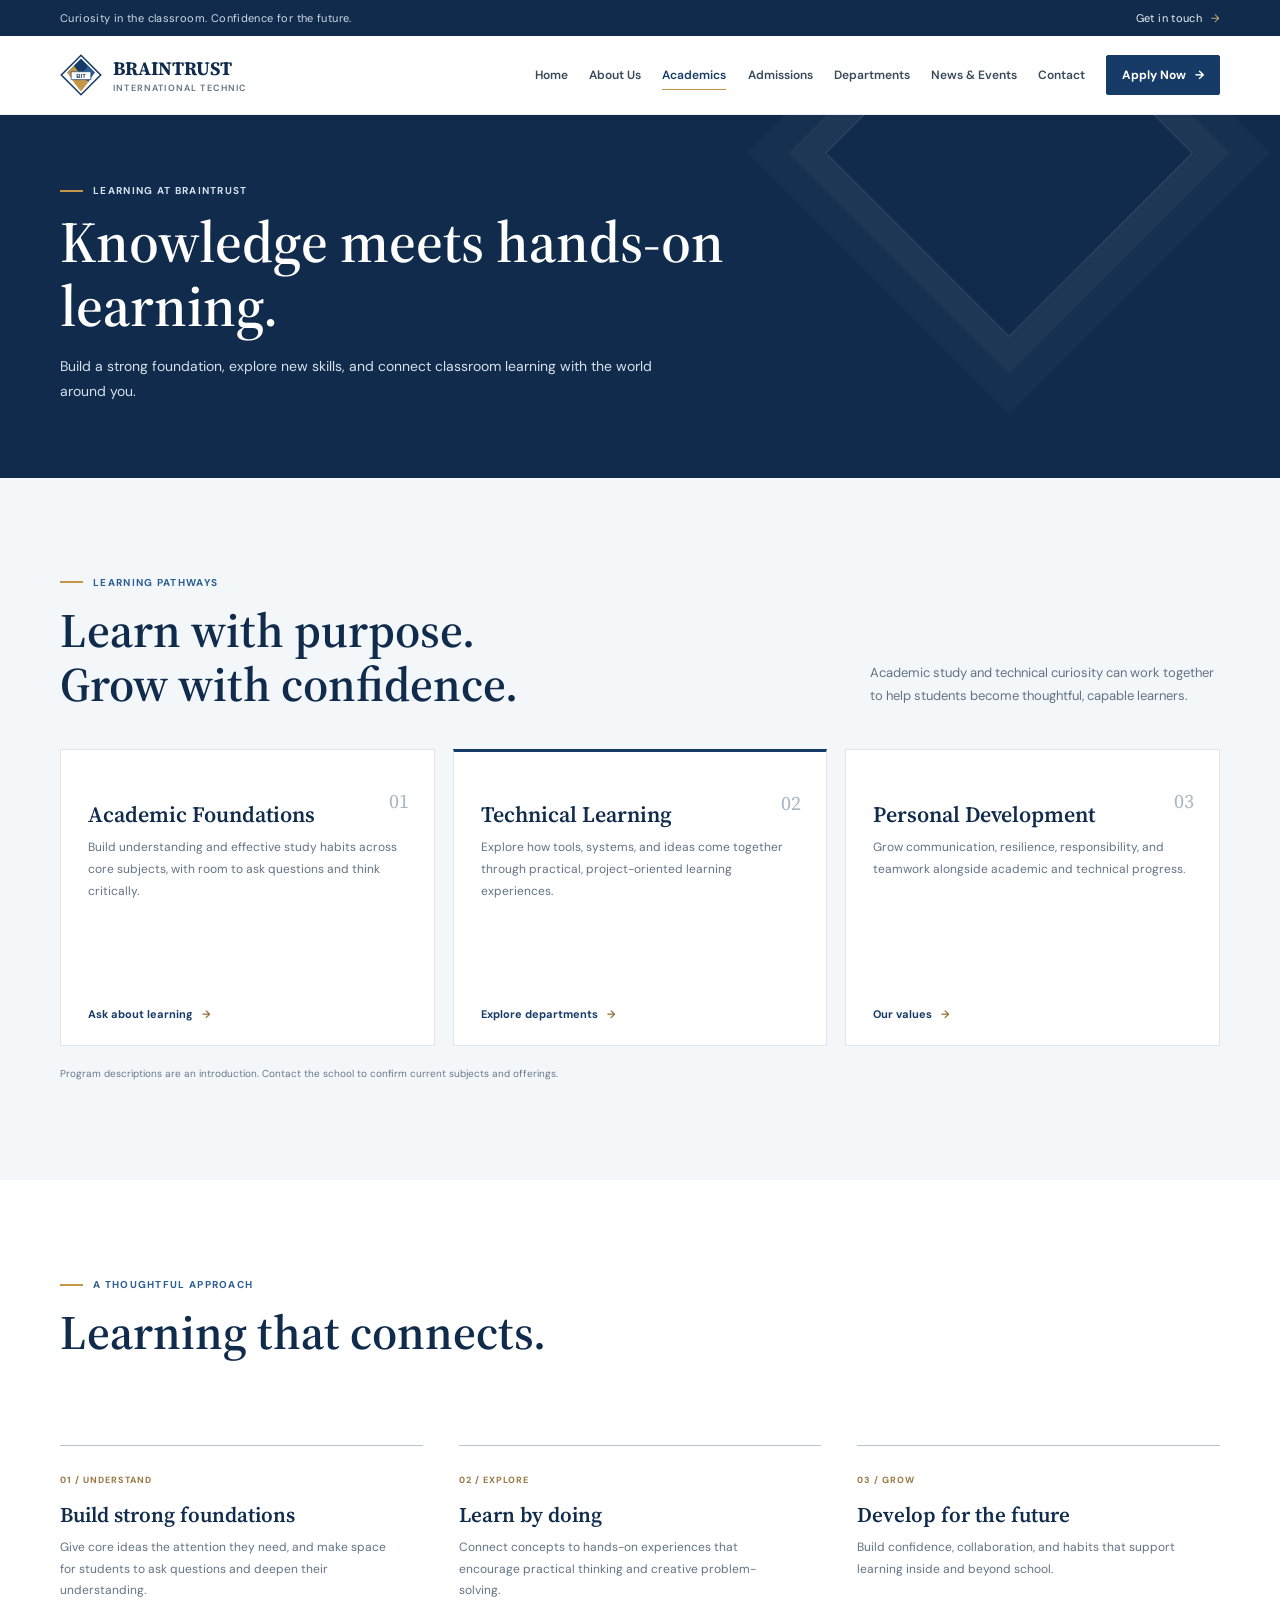
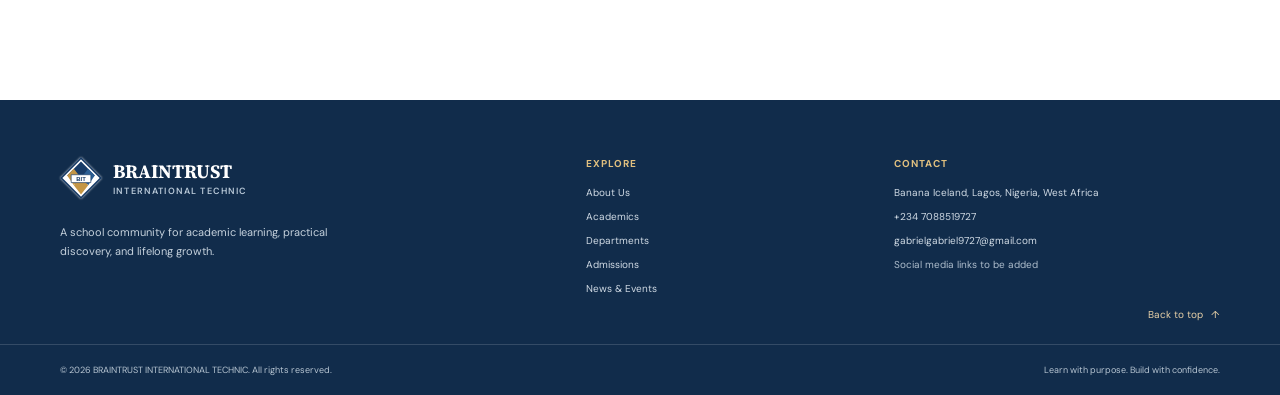
<file: academics.html>
<!doctype html>
<html lang="en">
  <head>
    <meta charset="utf-8">
    <meta name="viewport" content="width=device-width, initial-scale=1">
    <meta name="theme-color" content="#173b67">
    <meta name="description" content="Explore academic foundations, technical learning, and personal development at BRAINTRUST INTERNATIONAL TECHNIC.">
    <title>Academics | BRAINTRUST INTERNATIONAL TECHNIC</title>
    <link rel="icon" type="image/svg+xml" href="assets/bit-mark.svg">
    <link rel="preconnect" href="https://fonts.googleapis.com">
    <link rel="preconnect" href="https://fonts.gstatic.com" crossorigin>
    <link href="https://fonts.googleapis.com/css2?family=DM+Sans:wght@400;500;600;700&family=Source+Serif+4:wght@500;600;700&display=swap" rel="stylesheet">
    <link rel="stylesheet" href="style.css">
    <script src="script.js" defer></script>
  </head>
  <body>
    <a class="skip-link" href="#main-content">Skip to content</a>
    <div class="utility-bar"><div class="container utility-inner"><p>Curiosity in the classroom. Confidence for the future.</p><a href="contact.html">Get in touch <span aria-hidden="true">&rarr;</span></a></div></div>
    <header class="site-header" id="top"><div class="container header-inner">
      <a class="brand" href="index.html" aria-label="BRAINTRUST INTERNATIONAL TECHNIC home"><img class="brand-mark" src="assets/bit-mark.svg" alt="" width="42" height="42"><span class="brand-copy"><strong>BRAINTRUST</strong><span>INTERNATIONAL TECHNIC</span></span></a>
      <button class="menu-toggle" type="button" aria-expanded="false" aria-controls="primary-navigation" aria-label="Open navigation"><span></span><span></span><span></span></button>
      <nav class="primary-navigation" id="primary-navigation" aria-label="Main navigation"><a href="index.html">Home</a><a href="about.html">About Us</a><a href="academics.html" aria-current="page">Academics</a><a href="admissions.html">Admissions</a><a href="departments.html">Departments</a><a href="news.html">News &amp; Events</a><a href="contact.html">Contact</a><a class="button button-small nav-apply" href="admissions.html">Apply Now <span aria-hidden="true">&rarr;</span></a></nav>
    </div></header>
    <main id="main-content">
      <section class="page-banner"><div class="container"><p class="eyebrow eyebrow-light"><span></span> Learning at Braintrust</p><h1>Knowledge meets hands-on learning.</h1><p>Build a strong foundation, explore new skills, and connect classroom learning with the world around you.</p></div></section>
      <section class="section page-content academics-section" aria-labelledby="programs-title"><div class="container"><div class="section-heading"><div><p class="eyebrow"><span></span> Learning pathways</p><h2 id="programs-title">Learn with purpose.<br>Grow with confidence.</h2></div><p class="heading-aside">Academic study and technical curiosity can work together to help students become thoughtful, capable learners.</p></div>
        <div class="program-grid"><article class="program-card"><span class="card-index">01</span><h3>Academic Foundations</h3><p>Build understanding and effective study habits across core subjects, with room to ask questions and think critically.</p><a class="card-link" href="contact.html">Ask about learning <span aria-hidden="true">&rarr;</span></a></article><article class="program-card program-card-featured"><span class="card-index">02</span><h3>Technical Learning</h3><p>Explore how tools, systems, and ideas come together through practical, project-oriented learning experiences.</p><a class="card-link" href="departments.html">Explore departments <span aria-hidden="true">&rarr;</span></a></article><article class="program-card"><span class="card-index">03</span><h3>Personal Development</h3><p>Grow communication, resilience, responsibility, and teamwork alongside academic and technical progress.</p><a class="card-link" href="about.html">Our values <span aria-hidden="true">&rarr;</span></a></article></div>
        <p class="program-note">Program descriptions are an introduction. Contact the school to confirm current subjects and offerings.</p>
      </div></section>
      <section class="section"><div class="container"><div class="section-heading"><div><p class="eyebrow"><span></span> A thoughtful approach</p><h2>Learning that connects.</h2></div></div><div class="purpose-grid"><article class="purpose-item"><span class="purpose-index">01 / UNDERSTAND</span><h3>Build strong foundations</h3><p>Give core ideas the attention they need, and make space for students to ask questions and deepen their understanding.</p></article><article class="purpose-item"><span class="purpose-index">02 / EXPLORE</span><h3>Learn by doing</h3><p>Connect concepts to hands-on experiences that encourage practical thinking and creative problem-solving.</p></article><article class="purpose-item"><span class="purpose-index">03 / GROW</span><h3>Develop for the future</h3><p>Build confidence, collaboration, and habits that support learning inside and beyond school.</p></article></div></div></section>
    </main>
    <footer class="site-footer"><div class="container footer-main"><div class="footer-brand-block"><a class="brand brand-footer" href="index.html" aria-label="BRAINTRUST INTERNATIONAL TECHNIC home"><img class="brand-mark" src="assets/bit-mark.svg" alt="" width="42" height="42"><span class="brand-copy"><strong>BRAINTRUST</strong><span>INTERNATIONAL TECHNIC</span></span></a><p>A school community for academic learning, practical discovery, and lifelong growth.</p></div><div class="footer-links"><h2>Explore</h2><a href="about.html">About Us</a><a href="academics.html">Academics</a><a href="departments.html">Departments</a><a href="admissions.html">Admissions</a><a href="news.html">News &amp; Events</a></div><div class="footer-links footer-contact"><h2>Contact</h2><a href="contact.html">Banana Iceland, Lagos, Nigeria, West Africa</a><a href="tel:+2347088519727">+234 7088519727</a><a href="mailto:gabrielgabriel9727@gmail.com">gabrielgabriel9727@gmail.com</a><span>Social media links to be added</span></div><a class="back-to-top" href="#top">Back to top <span aria-hidden="true">&uarr;</span></a></div><div class="footer-bottom"><div class="container footer-bottom-inner"><p>&copy; <span id="current-year">2026</span> BRAINTRUST INTERNATIONAL TECHNIC. All rights reserved.</p><p>Learn with purpose. Build with confidence.</p></div></div></footer>
  </body>
</html>
</file>
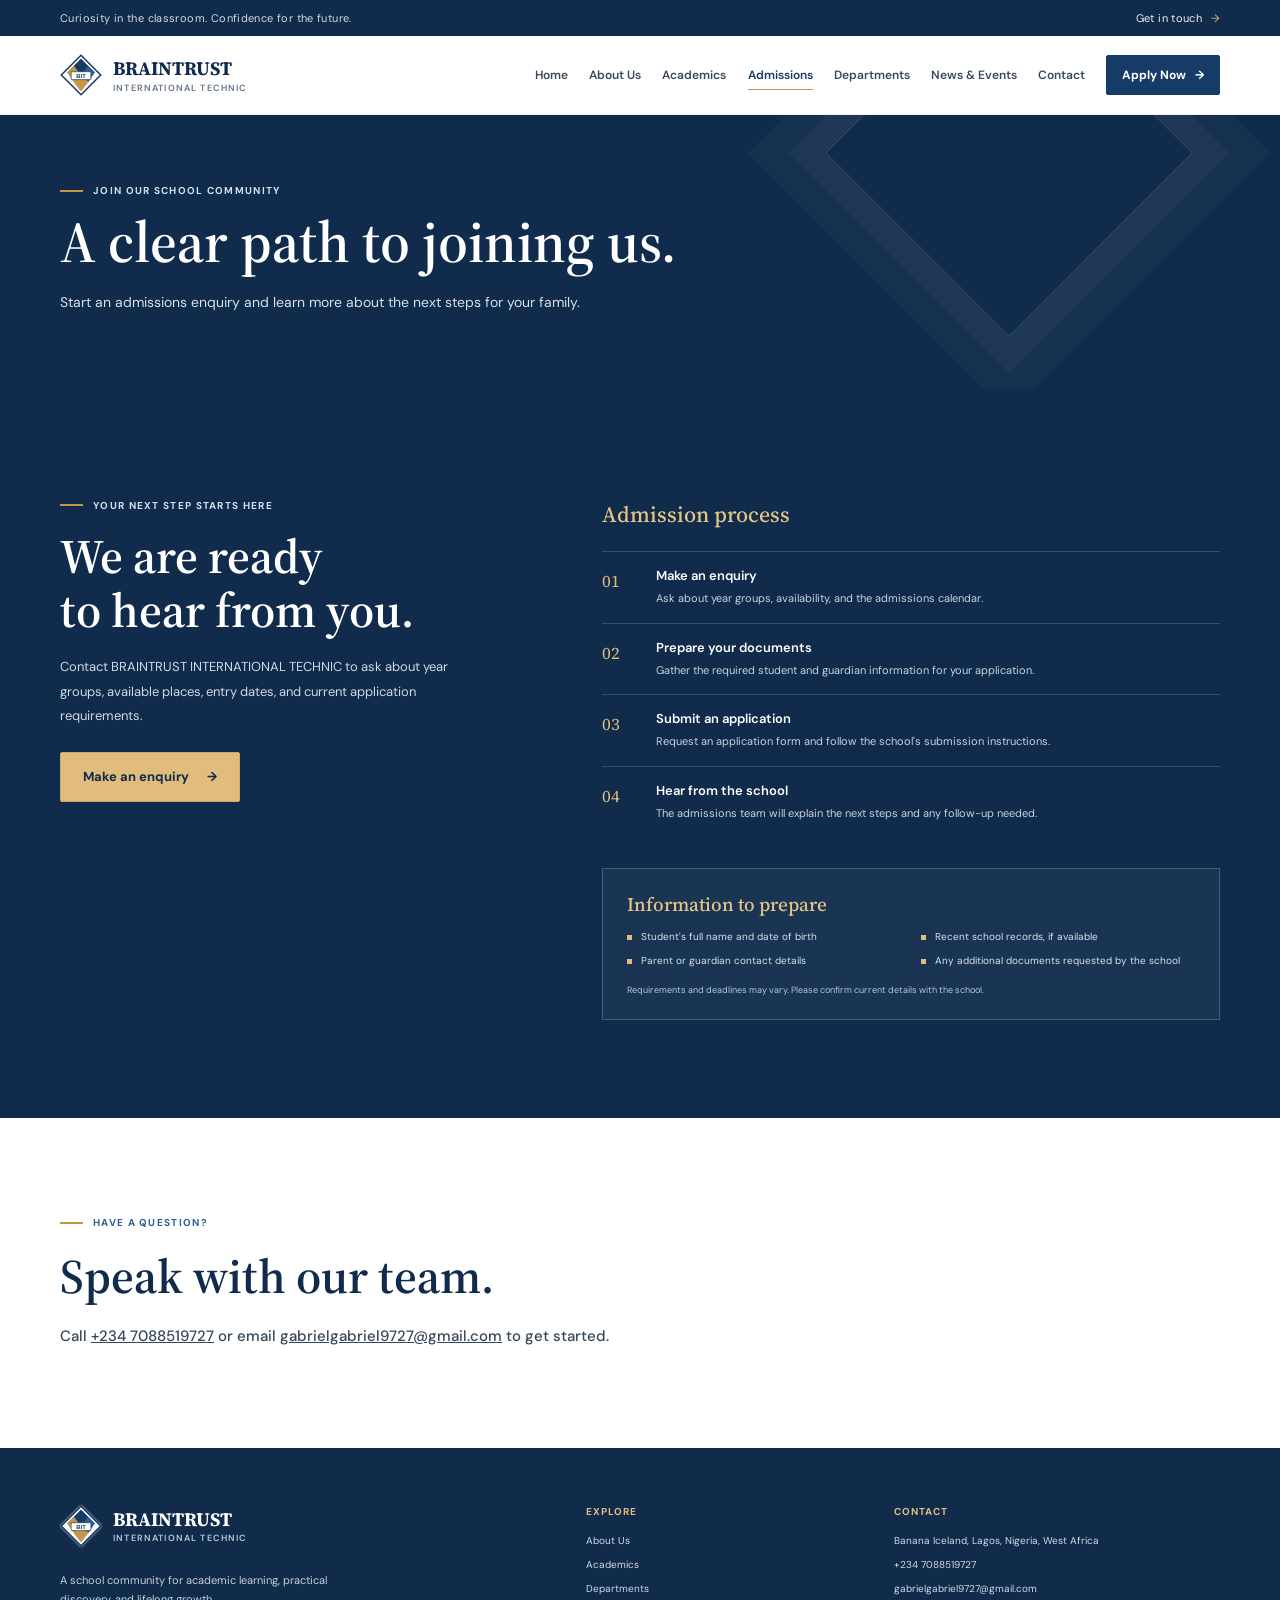
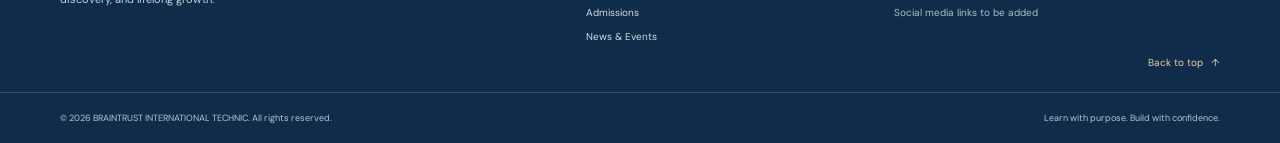
<file: admissions.html>
<!doctype html>
<html lang="en">
  <head>
    <meta charset="utf-8">
    <meta name="viewport" content="width=device-width, initial-scale=1">
    <meta name="theme-color" content="#173b67">
    <meta name="description" content="Find out how to enquire about admissions at BRAINTRUST INTERNATIONAL TECHNIC.">
    <title>Admissions | BRAINTRUST INTERNATIONAL TECHNIC</title>
    <link rel="icon" type="image/svg+xml" href="assets/bit-mark.svg">
    <link rel="preconnect" href="https://fonts.googleapis.com">
    <link rel="preconnect" href="https://fonts.gstatic.com" crossorigin>
    <link href="https://fonts.googleapis.com/css2?family=DM+Sans:wght@400;500;600;700&family=Source+Serif+4:wght@500;600;700&display=swap" rel="stylesheet">
    <link rel="stylesheet" href="style.css">
    <script src="script.js" defer></script>
  </head>
  <body>
    <a class="skip-link" href="#main-content">Skip to content</a>
    <div class="utility-bar"><div class="container utility-inner"><p>Curiosity in the classroom. Confidence for the future.</p><a href="contact.html">Get in touch <span aria-hidden="true">&rarr;</span></a></div></div>
    <header class="site-header" id="top"><div class="container header-inner">
      <a class="brand" href="index.html" aria-label="BRAINTRUST INTERNATIONAL TECHNIC home"><img class="brand-mark" src="assets/bit-mark.svg" alt="" width="42" height="42"><span class="brand-copy"><strong>BRAINTRUST</strong><span>INTERNATIONAL TECHNIC</span></span></a>
      <button class="menu-toggle" type="button" aria-expanded="false" aria-controls="primary-navigation" aria-label="Open navigation"><span></span><span></span><span></span></button>
      <nav class="primary-navigation" id="primary-navigation" aria-label="Main navigation"><a href="index.html">Home</a><a href="about.html">About Us</a><a href="academics.html">Academics</a><a href="admissions.html" aria-current="page">Admissions</a><a href="departments.html">Departments</a><a href="news.html">News &amp; Events</a><a href="contact.html">Contact</a><a class="button button-small nav-apply" href="admissions.html">Apply Now <span aria-hidden="true">&rarr;</span></a></nav>
    </div></header>
    <main id="main-content">
      <section class="page-banner"><div class="container"><p class="eyebrow eyebrow-light"><span></span> Join our school community</p><h1>A clear path to joining us.</h1><p>Start an admissions enquiry and learn more about the next steps for your family.</p></div></section>
      <section class="section page-content admissions-section" aria-labelledby="admissions-title"><div class="container admissions-layout">
        <div class="admissions-copy"><p class="eyebrow eyebrow-light"><span></span> Your next step starts here</p><h2 id="admissions-title">We are ready<br>to hear from you.</h2><p>Contact BRAINTRUST INTERNATIONAL TECHNIC to ask about year groups, available places, entry dates, and current application requirements.</p><a class="button button-gold" href="contact.html">Make an enquiry <span aria-hidden="true">&rarr;</span></a></div>
        <div class="admissions-detail"><h3>Admission process</h3><ol class="admissions-steps"><li><span class="step-number">01</span><div><h4>Make an enquiry</h4><p>Ask about year groups, availability, and the admissions calendar.</p></div></li><li><span class="step-number">02</span><div><h4>Prepare your documents</h4><p>Gather the required student and guardian information for your application.</p></div></li><li><span class="step-number">03</span><div><h4>Submit an application</h4><p>Request an application form and follow the school's submission instructions.</p></div></li><li><span class="step-number">04</span><div><h4>Hear from the school</h4><p>The admissions team will explain the next steps and any follow-up needed.</p></div></li></ol></div>
        <aside class="requirements-panel"><h3>Information to prepare</h3><ul><li>Student's full name and date of birth</li><li>Recent school records, if available</li><li>Parent or guardian contact details</li><li>Any additional documents requested by the school</li></ul><p>Requirements and deadlines may vary. Please confirm current details with the school.</p></aside>
      </div></section>
      <section class="section"><div class="container"><p class="eyebrow"><span></span> Have a question?</p><h2>Speak with our team.</h2><p class="section-lead">Call <a href="tel:+2347088519727">+234 7088519727</a> or email <a href="mailto:gabrielgabriel9727@gmail.com">gabrielgabriel9727@gmail.com</a> to get started.</p></div></section>
    </main>
    <footer class="site-footer"><div class="container footer-main"><div class="footer-brand-block"><a class="brand brand-footer" href="index.html" aria-label="BRAINTRUST INTERNATIONAL TECHNIC home"><img class="brand-mark" src="assets/bit-mark.svg" alt="" width="42" height="42"><span class="brand-copy"><strong>BRAINTRUST</strong><span>INTERNATIONAL TECHNIC</span></span></a><p>A school community for academic learning, practical discovery, and lifelong growth.</p></div><div class="footer-links"><h2>Explore</h2><a href="about.html">About Us</a><a href="academics.html">Academics</a><a href="departments.html">Departments</a><a href="admissions.html">Admissions</a><a href="news.html">News &amp; Events</a></div><div class="footer-links footer-contact"><h2>Contact</h2><a href="contact.html">Banana Iceland, Lagos, Nigeria, West Africa</a><a href="tel:+2347088519727">+234 7088519727</a><a href="mailto:gabrielgabriel9727@gmail.com">gabrielgabriel9727@gmail.com</a><span>Social media links to be added</span></div><a class="back-to-top" href="#top">Back to top <span aria-hidden="true">&uarr;</span></a></div><div class="footer-bottom"><div class="container footer-bottom-inner"><p>&copy; <span id="current-year">2026</span> BRAINTRUST INTERNATIONAL TECHNIC. All rights reserved.</p><p>Learn with purpose. Build with confidence.</p></div></div></footer>
  </body>
</html>
</file>
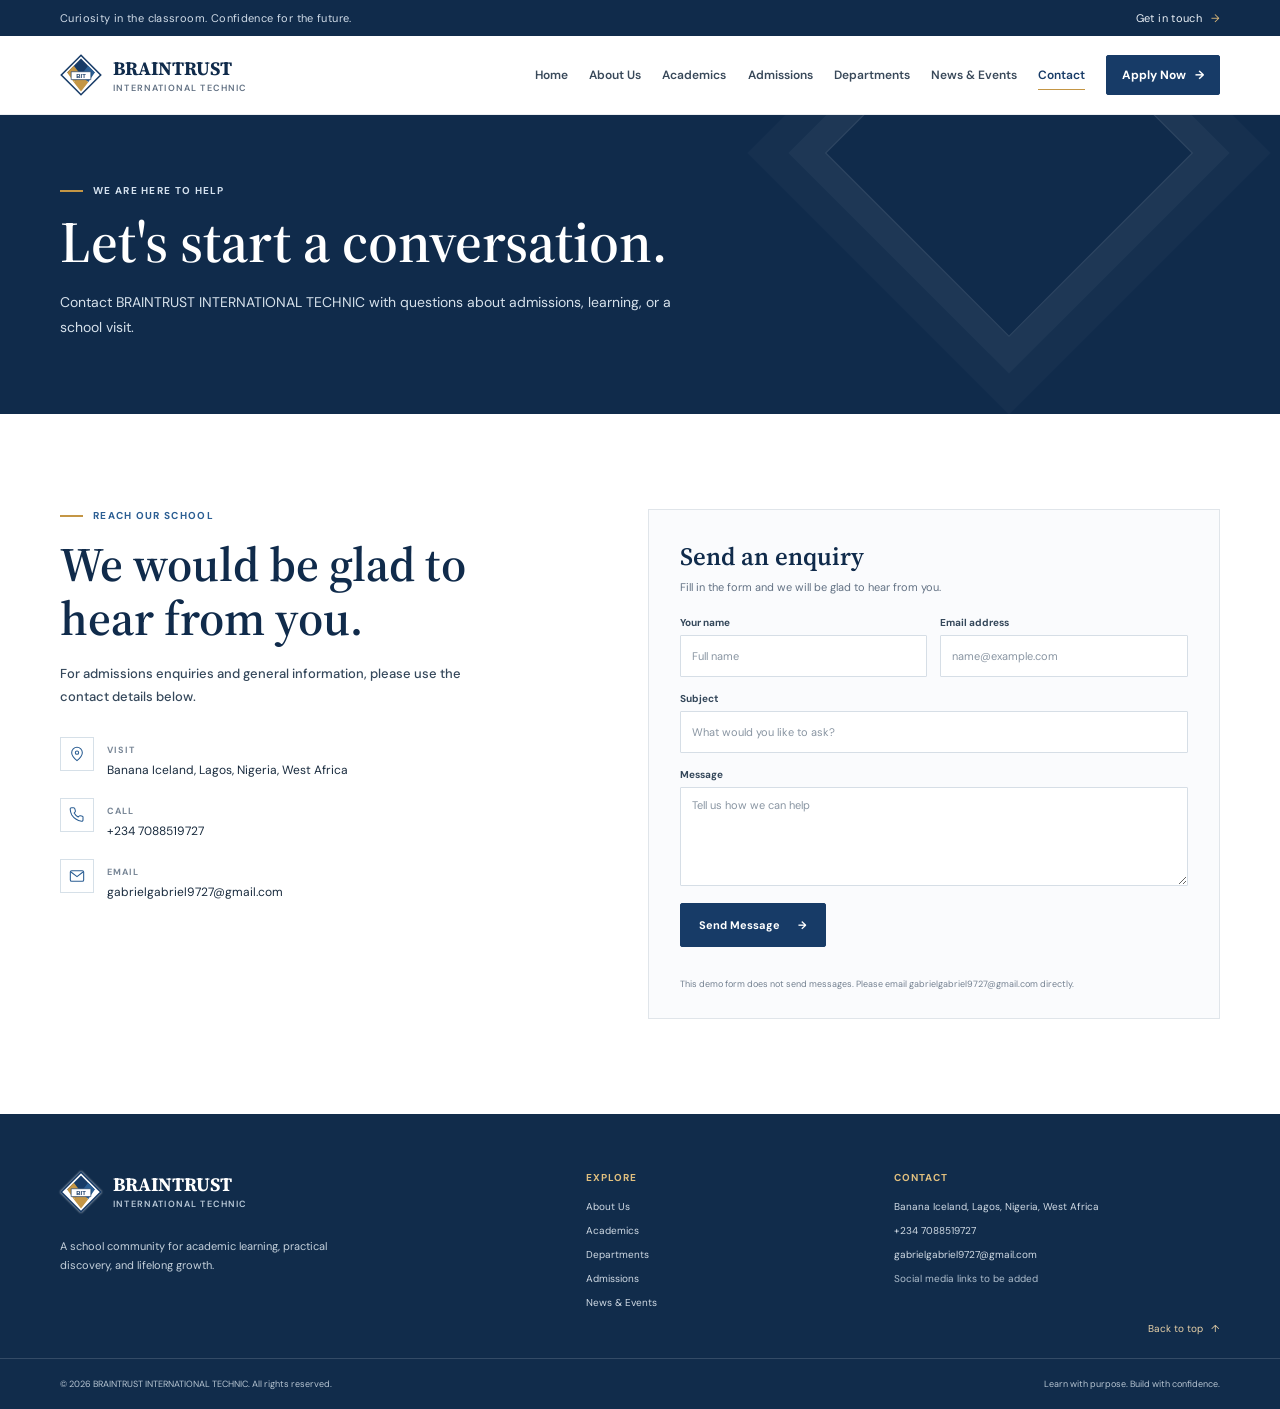
<file: contact.html>
<!doctype html>
<html lang="en">
  <head>
    <meta charset="utf-8">
    <meta name="viewport" content="width=device-width, initial-scale=1">
    <meta name="theme-color" content="#173b67">
    <meta name="description" content="Contact BRAINTRUST INTERNATIONAL TECHNIC in Banana Iceland, Lagos, Nigeria.">
    <title>Contact | BRAINTRUST INTERNATIONAL TECHNIC</title>
    <link rel="icon" type="image/svg+xml" href="assets/bit-mark.svg">
    <link rel="preconnect" href="https://fonts.googleapis.com">
    <link rel="preconnect" href="https://fonts.gstatic.com" crossorigin>
    <link href="https://fonts.googleapis.com/css2?family=DM+Sans:wght@400;500;600;700&family=Source+Serif+4:wght@500;600;700&display=swap" rel="stylesheet">
    <link rel="stylesheet" href="style.css">
    <script src="script.js" defer></script>
  </head>
  <body>
    <a class="skip-link" href="#main-content">Skip to content</a>
    <div class="utility-bar"><div class="container utility-inner"><p>Curiosity in the classroom. Confidence for the future.</p><a href="contact.html" aria-current="page">Get in touch <span aria-hidden="true">&rarr;</span></a></div></div>
    <header class="site-header" id="top"><div class="container header-inner">
      <a class="brand" href="index.html" aria-label="BRAINTRUST INTERNATIONAL TECHNIC home"><img class="brand-mark" src="assets/bit-mark.svg" alt="" width="42" height="42"><span class="brand-copy"><strong>BRAINTRUST</strong><span>INTERNATIONAL TECHNIC</span></span></a>
      <button class="menu-toggle" type="button" aria-expanded="false" aria-controls="primary-navigation" aria-label="Open navigation"><span></span><span></span><span></span></button>
      <nav class="primary-navigation" id="primary-navigation" aria-label="Main navigation"><a href="index.html">Home</a><a href="about.html">About Us</a><a href="academics.html">Academics</a><a href="admissions.html">Admissions</a><a href="departments.html">Departments</a><a href="news.html">News &amp; Events</a><a href="contact.html" aria-current="page">Contact</a><a class="button button-small nav-apply" href="admissions.html">Apply Now <span aria-hidden="true">&rarr;</span></a></nav>
    </div></header>
    <main id="main-content">
      <section class="page-banner"><div class="container"><p class="eyebrow eyebrow-light"><span></span> We are here to help</p><h1>Let's start a conversation.</h1><p>Contact BRAINTRUST INTERNATIONAL TECHNIC with questions about admissions, learning, or a school visit.</p></div></section>
      <section class="section page-content contact-section" aria-labelledby="contact-title"><div class="container contact-layout">
        <div class="contact-copy"><p class="eyebrow"><span></span> Reach our school</p><h2 id="contact-title">We would be glad to hear from you.</h2><p class="section-lead">For admissions enquiries and general information, please use the contact details below.</p><address class="contact-details"><div class="contact-detail"><span class="contact-icon" aria-hidden="true"><svg viewBox="0 0 24 24" fill="none"><path d="M20 10c0 5-8 12-8 12S4 15 4 10a8 8 0 1 1 16 0Z"/><circle cx="12" cy="10" r="2.5"/></svg></span><div><span>VISIT</span><p>Banana Iceland, Lagos, Nigeria, West Africa</p></div></div><div class="contact-detail"><span class="contact-icon" aria-hidden="true"><svg viewBox="0 0 24 24" fill="none"><path d="M21 16.5v3a2 2 0 0 1-2.2 2A19.7 19.7 0 0 1 10.2 18a19.4 19.4 0 0 1-6-6A19.7 19.7 0 0 1 1.8 3.2 2 2 0 0 1 3.8 1h3a2 2 0 0 1 2 1.7c.1 1 .4 1.9.7 2.8a2 2 0 0 1-.5 2.1L7.7 9a16 16 0 0 0 6 6l1.4-1.3a2 2 0 0 1 2.1-.5c.9.3 1.8.6 2.8.7a2 2 0 0 1 1 2.6Z"/></svg></span><div><span>CALL</span><p><a href="tel:+2347088519727">+234 7088519727</a></p></div></div><div class="contact-detail"><span class="contact-icon" aria-hidden="true"><svg viewBox="0 0 24 24" fill="none"><rect x="2" y="4" width="20" height="16" rx="2"/><path d="m3 6 9 7 9-7"/></svg></span><div><span>EMAIL</span><p><a href="mailto:gabrielgabriel9727@gmail.com">gabrielgabriel9727@gmail.com</a></p></div></div></address></div>
        <div class="contact-form-wrap"><h3>Send an enquiry</h3><p>Fill in the form and we will be glad to hear from you.</p><form class="contact-form" id="contact-form"><div class="form-row"><div class="form-field"><label for="name">Your name</label><input id="name" name="name" type="text" placeholder="Full name" autocomplete="name" required></div><div class="form-field"><label for="email">Email address</label><input id="email" name="email" type="email" placeholder="name@example.com" autocomplete="email" required></div></div><div class="form-field"><label for="subject">Subject</label><input id="subject" name="subject" type="text" placeholder="What would you like to ask?" required></div><div class="form-field"><label for="message">Message</label><textarea id="message" name="message" rows="5" placeholder="Tell us how we can help" required></textarea></div><button class="button form-submit" type="submit">Send Message <span aria-hidden="true">&rarr;</span></button><p class="form-status" id="form-status" role="status" aria-live="polite"></p></form><p class="form-note">This demo form does not send messages. Please email gabrielgabriel9727@gmail.com directly.</p></div>
      </div></section>
    </main>
    <footer class="site-footer"><div class="container footer-main"><div class="footer-brand-block"><a class="brand brand-footer" href="index.html" aria-label="BRAINTRUST INTERNATIONAL TECHNIC home"><img class="brand-mark" src="assets/bit-mark.svg" alt="" width="42" height="42"><span class="brand-copy"><strong>BRAINTRUST</strong><span>INTERNATIONAL TECHNIC</span></span></a><p>A school community for academic learning, practical discovery, and lifelong growth.</p></div><div class="footer-links"><h2>Explore</h2><a href="about.html">About Us</a><a href="academics.html">Academics</a><a href="departments.html">Departments</a><a href="admissions.html">Admissions</a><a href="news.html">News &amp; Events</a></div><div class="footer-links footer-contact"><h2>Contact</h2><a href="contact.html">Banana Iceland, Lagos, Nigeria, West Africa</a><a href="tel:+2347088519727">+234 7088519727</a><a href="mailto:gabrielgabriel9727@gmail.com">gabrielgabriel9727@gmail.com</a><span>Social media links to be added</span></div><a class="back-to-top" href="#top">Back to top <span aria-hidden="true">&uarr;</span></a></div><div class="footer-bottom"><div class="container footer-bottom-inner"><p>&copy; <span id="current-year">2026</span> BRAINTRUST INTERNATIONAL TECHNIC. All rights reserved.</p><p>Learn with purpose. Build with confidence.</p></div></div></footer>
  </body>
</html>
</file>
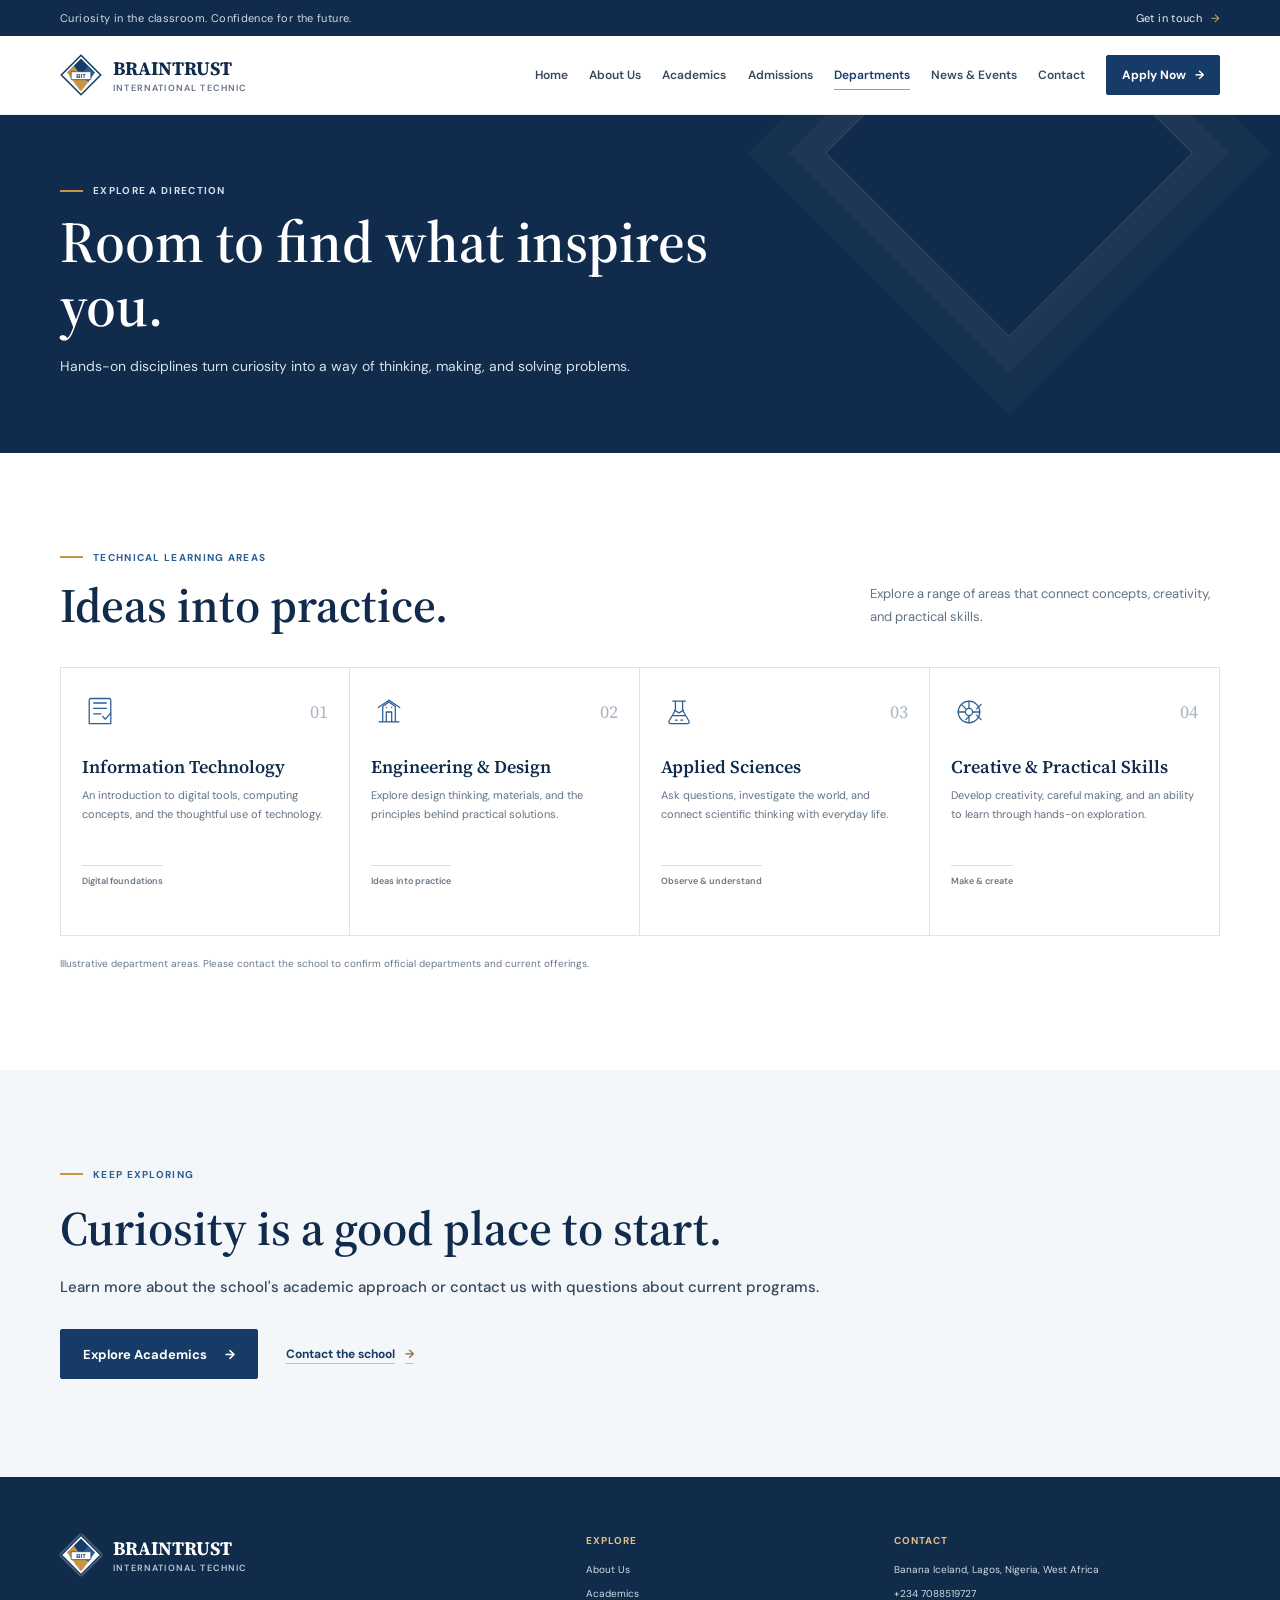
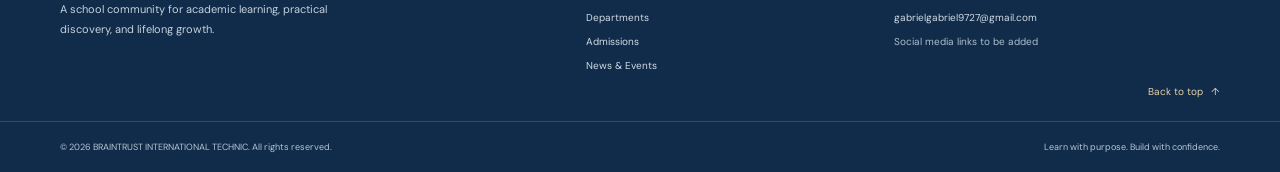
<file: departments.html>
<!doctype html>
<html lang="en">
  <head>
    <meta charset="utf-8">
    <meta name="viewport" content="width=device-width, initial-scale=1">
    <meta name="theme-color" content="#173b67">
    <meta name="description" content="Explore the sample technical learning areas at BRAINTRUST INTERNATIONAL TECHNIC.">
    <title>Departments | BRAINTRUST INTERNATIONAL TECHNIC</title>
    <link rel="icon" type="image/svg+xml" href="assets/bit-mark.svg">
    <link rel="preconnect" href="https://fonts.googleapis.com">
    <link rel="preconnect" href="https://fonts.gstatic.com" crossorigin>
    <link href="https://fonts.googleapis.com/css2?family=DM+Sans:wght@400;500;600;700&family=Source+Serif+4:wght@500;600;700&display=swap" rel="stylesheet">
    <link rel="stylesheet" href="style.css">
    <script src="script.js" defer></script>
  </head>
  <body>
    <a class="skip-link" href="#main-content">Skip to content</a>
    <div class="utility-bar"><div class="container utility-inner"><p>Curiosity in the classroom. Confidence for the future.</p><a href="contact.html">Get in touch <span aria-hidden="true">&rarr;</span></a></div></div>
    <header class="site-header" id="top"><div class="container header-inner">
      <a class="brand" href="index.html" aria-label="BRAINTRUST INTERNATIONAL TECHNIC home"><img class="brand-mark" src="assets/bit-mark.svg" alt="" width="42" height="42"><span class="brand-copy"><strong>BRAINTRUST</strong><span>INTERNATIONAL TECHNIC</span></span></a>
      <button class="menu-toggle" type="button" aria-expanded="false" aria-controls="primary-navigation" aria-label="Open navigation"><span></span><span></span><span></span></button>
      <nav class="primary-navigation" id="primary-navigation" aria-label="Main navigation"><a href="index.html">Home</a><a href="about.html">About Us</a><a href="academics.html">Academics</a><a href="admissions.html">Admissions</a><a href="departments.html" aria-current="page">Departments</a><a href="news.html">News &amp; Events</a><a href="contact.html">Contact</a><a class="button button-small nav-apply" href="admissions.html">Apply Now <span aria-hidden="true">&rarr;</span></a></nav>
    </div></header>
    <main id="main-content">
      <section class="page-banner"><div class="container"><p class="eyebrow eyebrow-light"><span></span> Explore a direction</p><h1>Room to find what inspires you.</h1><p>Hands-on disciplines turn curiosity into a way of thinking, making, and solving problems.</p></div></section>
      <section class="section page-content departments-section" aria-labelledby="departments-title"><div class="container"><div class="section-heading departments-heading"><div><p class="eyebrow"><span></span> Technical learning areas</p><h2 id="departments-title">Ideas into practice.</h2></div><p class="heading-aside">Explore a range of areas that connect concepts, creativity, and practical skills.</p></div>
        <div class="department-grid"><article class="department-card"><span class="department-symbol" aria-hidden="true"><svg viewBox="0 0 40 40" fill="none"><path d="M13 10h14M13 16h14M13 22h8M10 5h20a2 2 0 0 1 2 2v26H8V7a2 2 0 0 1 2-2Z"/><path d="m23 25 3 3 6-7"/></svg></span><span class="department-number">01</span><h3>Information Technology</h3><p>An introduction to digital tools, computing concepts, and the thoughtful use of technology.</p><span class="department-tag">Digital foundations</span></article>
          <article class="department-card"><span class="department-symbol" aria-hidden="true"><svg viewBox="0 0 40 40" fill="none"><path d="M9 31h22M13 31V14l7-5 7 5v17M17 31V20h6v11M8 15l12-8 12 8"/><path d="M17 15h.1M23 15h.1"/></svg></span><span class="department-number">02</span><h3>Engineering &amp; Design</h3><p>Explore design thinking, materials, and the principles behind practical solutions.</p><span class="department-tag">Ideas into practice</span></article>
          <article class="department-card"><span class="department-symbol" aria-hidden="true"><svg viewBox="0 0 40 40" fill="none"><path d="M13 8h14M16 8v10l-7 12a2 2 0 0 0 2 3h18a2 2 0 0 0 2-3l-7-12V8M13 24h14M16 29h2M22 29h2"/><path d="m15 18 5 3 5-3"/></svg></span><span class="department-number">03</span><h3>Applied Sciences</h3><p>Ask questions, investigate the world, and connect scientific thinking with everyday life.</p><span class="department-tag">Observe &amp; understand</span></article>
          <article class="department-card"><span class="department-symbol" aria-hidden="true"><svg viewBox="0 0 40 40" fill="none"><circle cx="20" cy="20" r="12"/><path d="M20 8v7m12 5h-7m-5 12v-7M8 20h7m-3.5-8.5 5 5m12 7 5 5m-17 0 5-5m7-7 5-5"/><circle cx="20" cy="20" r="4"/></svg></span><span class="department-number">04</span><h3>Creative &amp; Practical Skills</h3><p>Develop creativity, careful making, and an ability to learn through hands-on exploration.</p><span class="department-tag">Make &amp; create</span></article></div>
        <p class="department-note">Illustrative department areas. Please contact the school to confirm official departments and current offerings.</p>
      </div></section>
      <section class="section academics-section"><div class="container"><p class="eyebrow"><span></span> Keep exploring</p><h2>Curiosity is a good place to start.</h2><p class="section-lead">Learn more about the school's academic approach or contact us with questions about current programs.</p><div class="hero-actions"><a class="button" href="academics.html">Explore Academics <span aria-hidden="true">&rarr;</span></a><a class="text-link" href="contact.html">Contact the school <span aria-hidden="true">&rarr;</span></a></div></div></section>
    </main>
    <footer class="site-footer"><div class="container footer-main"><div class="footer-brand-block"><a class="brand brand-footer" href="index.html" aria-label="BRAINTRUST INTERNATIONAL TECHNIC home"><img class="brand-mark" src="assets/bit-mark.svg" alt="" width="42" height="42"><span class="brand-copy"><strong>BRAINTRUST</strong><span>INTERNATIONAL TECHNIC</span></span></a><p>A school community for academic learning, practical discovery, and lifelong growth.</p></div><div class="footer-links"><h2>Explore</h2><a href="about.html">About Us</a><a href="academics.html">Academics</a><a href="departments.html">Departments</a><a href="admissions.html">Admissions</a><a href="news.html">News &amp; Events</a></div><div class="footer-links footer-contact"><h2>Contact</h2><a href="contact.html">Banana Iceland, Lagos, Nigeria, West Africa</a><a href="tel:+2347088519727">+234 7088519727</a><a href="mailto:gabrielgabriel9727@gmail.com">gabrielgabriel9727@gmail.com</a><span>Social media links to be added</span></div><a class="back-to-top" href="#top">Back to top <span aria-hidden="true">&uarr;</span></a></div><div class="footer-bottom"><div class="container footer-bottom-inner"><p>&copy; <span id="current-year">2026</span> BRAINTRUST INTERNATIONAL TECHNIC. All rights reserved.</p><p>Learn with purpose. Build with confidence.</p></div></div></footer>
  </body>
</html>
</file>
<file: style.css>
:root {
  color-scheme: light;
  --navy: #173b67;
  --navy-deep: #102b4b;
  --blue: #2b5e93;
  --blue-light: #eaf1f7;
  --blue-pale: #f4f7fa;
  --gold: #c49645;
  --ink: #192b3e;
  --muted: #637284;
  --line: #dce3e9;
  --white: #fff;
  --serif: "Source Serif 4", Georgia, serif;
  --sans: "DM Sans", "Segoe UI", sans-serif;
  --content-width: 1160px;
  font-family: var(--sans);
  color: var(--ink);
  background: var(--white);
  font-synthesis: none;
  text-rendering: optimizeLegibility;
  -webkit-font-smoothing: antialiased;
  -moz-osx-font-smoothing: grayscale;
  scroll-behavior: smooth;
  scroll-padding-top: 86px;
}

*,
*::before,
*::after {
  box-sizing: border-box;
}

body {
  margin: 0;
}

img {
  display: block;
  max-width: 100%;
}

button,
input,
textarea {
  font: inherit;
}

button,
a {
  -webkit-tap-highlight-color: transparent;
}

a {
  color: inherit;
}

.container {
  width: min(var(--content-width), calc(100% - 64px));
  margin-inline: auto;
}

.skip-link {
  position: fixed;
  z-index: 100;
  top: 12px;
  left: 12px;
  padding: 12px 16px;
  transform: translateY(-160%);
  border-radius: 2px;
  color: var(--white);
  background: var(--navy-deep);
  transition: transform 180ms ease;
}

.skip-link:focus {
  transform: translateY(0);
}

.utility-bar {
  min-height: 36px;
  color: #edf3f9;
  background: var(--navy-deep);
  font-size: 11px;
  letter-spacing: .035em;
}

.utility-inner,
.header-inner,
.footer-bottom-inner {
  display: flex;
  align-items: center;
  justify-content: space-between;
}

.utility-inner {
  min-height: 36px;
}

.utility-inner p {
  margin: 0;
  color: #d1dce8;
}

.utility-inner a {
  text-decoration: none;
}

.utility-inner a span {
  margin-left: 5px;
  color: #e0bb79;
}

.site-header {
  position: sticky;
  z-index: 20;
  top: 0;
  border-bottom: 1px solid rgba(19, 47, 79, .08);
  background: rgba(255, 255, 255, .98);
}

.header-inner {
  min-height: 78px;
  gap: 26px;
}

.brand {
  display: inline-flex;
  flex: 0 0 auto;
  align-items: center;
  gap: 11px;
  color: var(--navy-deep);
  text-decoration: none;
}

.brand-mark {
  display: block;
  width: 42px;
  height: 42px;
  flex: 0 0 42px;
  object-fit: contain;
}

.brand-copy {
  display: flex;
  flex-direction: column;
  line-height: 1.2;
}

.brand-copy strong {
  font-family: var(--serif);
  font-size: 19px;
  font-weight: 700;
}

.brand-copy > span {
  margin-top: 3px;
  color: var(--muted);
  font-size: 9px;
  font-weight: 600;
  letter-spacing: .13em;
}

.primary-navigation {
  display: flex;
  align-items: center;
  gap: clamp(12px, 1.65vw, 24px);
}

.primary-navigation > a:not(.button) {
  position: relative;
  padding-block: 8px;
  color: #39495a;
  font-size: 12px;
  font-weight: 600;
  text-decoration: none;
  white-space: nowrap;
}

.primary-navigation > a:not(.button)::after {
  position: absolute;
  right: 0;
  bottom: 1px;
  left: 0;
  height: 1px;
  transform: scaleX(0);
  transform-origin: left;
  background: var(--gold);
  content: "";
  transition: transform 160ms ease;
}

.primary-navigation > a:not(.button):hover::after,
.primary-navigation > a:not(.button):focus-visible::after {
  transform: scaleX(1);
}

.primary-navigation > a[aria-current="page"]:not(.button) {
  color: var(--navy);
}

.primary-navigation > a[aria-current="page"]:not(.button)::after {
  transform: scaleX(1);
}

.button {
  display: inline-flex;
  min-height: 50px;
  align-items: center;
  justify-content: center;
  gap: 18px;
  padding: 0 22px;
  border: 1px solid var(--navy);
  border-radius: 2px;
  color: var(--white);
  background: var(--navy);
  font-size: 13px;
  font-weight: 700;
  text-decoration: none;
  transition: color 160ms ease, background-color 160ms ease, border-color 160ms ease;
}

.button:hover {
  border-color: var(--navy-deep);
  background: var(--navy-deep);
}

.button:focus-visible,
a:focus-visible,
button:focus-visible,
input:focus-visible,
textarea:focus-visible {
  outline: 3px solid #d8a951;
  outline-offset: 3px;
}

.button-small {
  min-height: 40px;
  padding-inline: 15px;
  gap: 9px;
  font-size: 12px;
  white-space: nowrap;
}

.menu-toggle {
  display: none;
}

.hero {
  position: relative;
  display: flex;
  min-height: 590px;
  align-items: center;
  overflow: hidden;
  isolation: isolate;
  color: var(--white);
  background: var(--navy-deep);
}

.hero-image,
.hero-shade {
  position: absolute;
  z-index: -1;
  inset: 0;
  width: 100%;
  height: 100%;
}

.hero-image {
  object-fit: cover;
  object-position: center 43%;
}

.hero-shade {
  background: linear-gradient(90deg, rgba(12, 35, 62, .95) 0%, rgba(15, 42, 72, .85) 42%, rgba(18, 44, 70, .35) 100%), linear-gradient(0deg, rgba(9, 30, 52, .2), transparent 48%);
}

.hero-content {
  padding-block: 88px 78px;
}

.eyebrow {
  display: flex;
  align-items: center;
  gap: 10px;
  margin: 0 0 21px;
  color: var(--blue);
  font-size: 10px;
  font-weight: 700;
  letter-spacing: .13em;
  text-transform: uppercase;
}

.eyebrow > span:first-child {
  display: inline-block;
  width: 23px;
  height: 2px;
  background: var(--gold);
}

.eyebrow-light {
  color: #d4e1ee;
}

.hero h1,
.section h2 {
  margin: 0;
  font-family: var(--serif);
  font-weight: 600;
  letter-spacing: 0;
}

.hero h1 {
  max-width: 740px;
  font-size: clamp(44px, 6vw, 70px);
  line-height: .99;
}

.hero h1 span {
  color: #e1c07f;
}

.hero-intro {
  max-width: 505px;
  margin: 23px 0 0;
  color: #e1e7ed;
  font-size: 15px;
  line-height: 1.8;
}

.hero-actions {
  display: flex;
  align-items: center;
  gap: 28px;
  margin-top: 28px;
}

.button-gold {
  border-color: #d0aa64;
  color: var(--navy-deep);
  background: #e0bd7c;
}

.button-gold:hover {
  border-color: #ecd39f;
  background: #ecd39f;
}

.hero-secondary {
  color: var(--white);
  font-size: 13px;
  font-weight: 600;
  text-decoration: none;
}

.hero-secondary span {
  margin-left: 6px;
  color: #e0bd7c;
}

.hero-note {
  display: flex;
  align-items: center;
  gap: 12px;
  margin-top: 61px;
  color: #d1dce5;
  font-size: 9px;
  font-weight: 600;
  letter-spacing: .11em;
}

.note-rule {
  width: 34px;
  height: 1px;
  background: #d0aa64;
}

.hero-scroll {
  position: absolute;
  right: max(32px, calc((100vw - var(--content-width)) / 2));
  bottom: 35px;
  display: grid;
  width: 40px;
  height: 40px;
  place-items: center;
  border: 1px solid rgba(255, 255, 255, .55);
  border-radius: 50%;
  color: white;
  font-size: 18px;
  text-decoration: none;
}

.welcome-strip {
  border-bottom: 1px solid var(--line);
  background: #f8fafc;
}

.welcome-inner {
  display: flex;
  min-height: 74px;
  align-items: center;
  justify-content: space-between;
  gap: 18px;
}

.welcome-inner p {
  display: flex;
  align-items: center;
  gap: 11px;
  margin: 0;
  color: #35485b;
  font-size: 12px;
  font-weight: 600;
}

.welcome-number {
  color: #9a7742;
  font-size: 10px;
  font-weight: 700;
  letter-spacing: .08em;
}

.welcome-divider {
  width: 1px;
  height: 22px;
  background: var(--line);
}

.section {
  padding-block: 98px;
}

.page-banner {
  position: relative;
  overflow: hidden;
  padding-block: 69px 74px;
  color: var(--white);
  background: var(--navy-deep);
}

.page-banner::after {
  position: absolute;
  top: -92px;
  right: 11%;
  width: 260px;
  height: 260px;
  transform: rotate(45deg);
  border: 1px solid rgba(255, 255, 255, .12);
  box-shadow: 0 0 0 26px rgba(255, 255, 255, .035), 0 0 0 55px rgba(255, 255, 255, .025);
  content: "";
}

.page-banner .container {
  position: relative;
  z-index: 1;
}

.page-banner .eyebrow {
  margin-bottom: 13px;
}

.page-banner h1 {
  max-width: 760px;
  margin: 0;
  color: var(--white);
  font-family: var(--serif);
  font-size: clamp(38px, 5vw, 58px);
  font-weight: 600;
  line-height: 1.1;
}

.page-banner p:last-child {
  max-width: 620px;
  margin: 16px 0 0;
  color: #d6e1eb;
  font-size: 14px;
  line-height: 1.8;
}

.page-content {
  min-height: 430px;
}

.brand-footer .brand-mark {
  filter: drop-shadow(0 0 1px rgba(255, 255, 255, .85));
}

.about-section {
  padding-bottom: 89px;
}

.about-layout {
  display: grid;
  grid-template-columns: 1fr 1fr;
  align-items: center;
  gap: 84px;
}

.about-image-wrap {
  position: relative;
  min-height: 388px;
  margin: 0 0 15px 15px;
  background: var(--blue-light);
}

.about-image-wrap::before {
  position: absolute;
  z-index: -1;
  inset: -15px 15px 15px -15px;
  border: 1px solid #b9c7d5;
  content: "";
}

.about-image-wrap > img {
  width: 100%;
  height: 388px;
  object-fit: cover;
}

.image-caption {
  position: absolute;
  right: 0;
  bottom: 0;
  display: flex;
  min-height: 60px;
  align-items: center;
  gap: 12px;
  padding: 10px 17px;
  color: white;
  background: var(--navy);
  font-family: var(--serif);
  font-size: 15px;
}

.caption-mark {
  display: grid;
  width: 30px;
  height: 30px;
  place-items: center;
  border: 1px solid rgba(255, 255, 255, .65);
  color: #e0bd7c;
  font-family: var(--serif);
}

.about-copy .eyebrow {
  margin-bottom: 16px;
}

.section h2 {
  color: var(--navy-deep);
  font-size: clamp(36px, 4.2vw, 48px);
  line-height: 1.12;
}

.section-lead {
  margin: 19px 0 0;
  color: #35485b;
  font-size: 15px;
  font-weight: 500;
  line-height: 1.8;
}

.body-copy {
  margin: 14px 0 0;
  color: var(--muted);
  font-size: 13px;
  line-height: 1.9;
}

.text-link {
  display: inline-flex;
  align-items: center;
  gap: 10px;
  color: var(--navy);
  font-size: 12px;
  font-weight: 700;
  text-decoration-color: #b6c4d1;
  text-underline-offset: 5px;
}

.about-copy > .text-link {
  margin-top: 21px;
}

.text-link span,
.card-link span {
  color: #9a7742;
  transition: transform 150ms ease;
}

.text-link:hover span,
.card-link:hover span {
  transform: translateX(3px);
}

.purpose-grid {
  display: grid;
  grid-template-columns: repeat(3, 1fr);
  gap: 36px;
  margin-top: 85px;
}

.purpose-item {
  padding-top: 21px;
  border-top: 1px solid #b6c4d1;
}

.purpose-index {
  color: #9a7742;
  font-size: 9px;
  font-weight: 700;
  letter-spacing: .11em;
}

.purpose-item h3,
.program-card h3,
.department-card h3,
.news-card h3 {
  color: var(--navy-deep);
  font-family: var(--serif);
  font-weight: 600;
}

.purpose-item h3 {
  margin: 12px 0 8px;
  font-size: 21px;
}

.purpose-item p {
  max-width: 330px;
  margin: 0;
  color: var(--muted);
  font-size: 12px;
  line-height: 1.8;
}

.academics-section,
.news-section {
  background: var(--blue-pale);
}

.section-heading {
  display: flex;
  align-items: end;
  justify-content: space-between;
  gap: 45px;
  margin-bottom: 38px;
}

.section-heading .eyebrow {
  margin-bottom: 15px;
}

.heading-aside {
  max-width: 350px;
  margin: 0 0 4px;
  color: var(--muted);
  font-size: 13px;
  line-height: 1.8;
}

.program-grid {
  display: grid;
  grid-template-columns: repeat(3, 1fr);
  gap: 18px;
}

.program-card {
  position: relative;
  display: flex;
  min-height: 297px;
  flex-direction: column;
  align-items: flex-start;
  padding: 28px 27px 24px;
  border: 1px solid #e0e6ec;
  background: white;
  transition: border-color 160ms ease, transform 160ms ease;
}

.program-card:hover {
  transform: translateY(-3px);
  border-color: #a8bdcf;
}

.program-card-featured {
  border-top: 3px solid var(--navy);
  padding-top: 26px;
}

.line-icon {
  display: block;
  width: 41px;
  height: 41px;
  color: var(--blue);
}

.line-icon svg {
  width: 100%;
  height: 100%;
  stroke: currentColor;
  stroke-linecap: round;
  stroke-linejoin: round;
  stroke-width: 1.5;
}

.card-index {
  position: absolute;
  top: 37px;
  right: 25px;
  color: #a9b6c1;
  font-family: var(--serif);
  font-size: 20px;
}

.program-card h3 {
  margin: 21px 0 8px;
  font-size: 22px;
}

.program-card p {
  margin: 0;
  color: var(--muted);
  font-size: 12px;
  line-height: 1.8;
}

.card-link {
  display: inline-flex;
  align-items: center;
  gap: 9px;
  margin-top: auto;
  padding-top: 18px;
  color: var(--navy);
  font-size: 11px;
  font-weight: 700;
  text-decoration: none;
}

.program-note,
.department-note,
.news-note {
  margin: 20px 0 0;
  color: #697889;
  font-size: 10px;
  line-height: 1.6;
}

.departments-section {
  background: white;
}

.departments-heading {
  margin-bottom: 34px;
}

.department-grid {
  display: grid;
  grid-template-columns: repeat(4, 1fr);
  border-top: 1px solid var(--line);
  border-bottom: 1px solid var(--line);
}

.department-card {
  position: relative;
  min-height: 267px;
  padding: 26px 21px 22px;
  border-right: 1px solid var(--line);
}

.department-card:first-child {
  border-left: 1px solid var(--line);
}

.department-symbol {
  display: block;
  width: 36px;
  height: 36px;
  color: var(--blue);
}

.department-symbol svg {
  width: 100%;
  height: 100%;
  stroke: currentColor;
  stroke-linecap: round;
  stroke-linejoin: round;
  stroke-width: 1.4;
}

.department-number {
  position: absolute;
  top: 31px;
  right: 21px;
  color: #a9b6c1;
  font-family: var(--serif);
  font-size: 18px;
}

.department-card h3 {
  margin: 26px 0 8px;
  font-size: 18px;
  line-height: 1.25;
}

.department-card p {
  min-height: 67px;
  margin: 0;
  color: var(--muted);
  font-size: 11px;
  line-height: 1.7;
}

.department-tag {
  display: inline-block;
  margin-top: 12px;
  padding-top: 9px;
  border-top: 1px solid #d5dde5;
  color: #6a7682;
  font-size: 9px;
  font-weight: 600;
}

.admissions-section {
  color: white;
  background: var(--navy-deep);
}

.admissions-layout {
  display: grid;
  grid-template-columns: .86fr 1.14fr;
  column-gap: 76px;
  row-gap: 30px;
}

.admissions-copy {
  align-self: start;
  padding-top: 12px;
}

.admissions-copy .eyebrow {
  margin-bottom: 18px;
}

.admissions-copy h2,
.why-intro h2 {
  color: white;
}

.admissions-copy > p:not(.eyebrow) {
  max-width: 395px;
  margin: 18px 0 24px;
  color: #cfdae5;
  font-size: 13px;
  line-height: 1.85;
}

.admissions-detail {
  padding: 12px 0 0;
}

.admissions-detail > h3,
.requirements-panel h3 {
  margin: 0 0 22px;
  color: #e4c587;
  font-family: var(--serif);
  font-size: 22px;
  font-weight: 500;
}

.admissions-steps {
  margin: 0;
  padding: 0;
  list-style: none;
}

.admissions-steps li {
  display: grid;
  grid-template-columns: 44px 1fr;
  gap: 10px;
  padding: 15px 0;
  border-top: 1px solid rgba(255, 255, 255, .17);
}

.step-number {
  padding-top: 2px;
  color: #e0bd7c;
  font-family: var(--serif);
  font-size: 17px;
}

.admissions-steps h4 {
  margin: 0;
  color: white;
  font-size: 13px;
  font-weight: 600;
}

.admissions-steps p {
  margin: 5px 0 0;
  color: #c8d4e0;
  font-size: 11px;
  line-height: 1.7;
}

.requirements-panel {
  grid-column: 2;
  padding: 22px 24px;
  border: 1px solid rgba(255, 255, 255, .2);
  background: rgba(255, 255, 255, .045);
}

.requirements-panel h3 {
  margin-bottom: 12px;
  font-size: 19px;
}

.requirements-panel ul {
  display: grid;
  grid-template-columns: 1fr 1fr;
  gap: 9px 20px;
  margin: 0;
  padding: 0;
  list-style: none;
}

.requirements-panel li {
  position: relative;
  padding-left: 14px;
  color: #d9e2ea;
  font-size: 10px;
  line-height: 1.55;
}

.requirements-panel li::before {
  position: absolute;
  top: 6px;
  left: 0;
  width: 5px;
  height: 5px;
  background: #e0bd7c;
  content: "";
}

.requirements-panel > p {
  margin: 14px 0 0;
  color: #b9c8d6;
  font-size: 9px;
  line-height: 1.6;
}

.news-grid {
  display: grid;
  grid-template-columns: repeat(3, 1fr);
  gap: 20px;
}

.news-card {
  border: 1px solid #e2e7ec;
  background: white;
}

.news-image-link {
  position: relative;
  display: block;
  height: 193px;
  overflow: hidden;
  background: var(--blue-light);
}

.news-image-link img {
  width: 100%;
  height: 100%;
  object-fit: cover;
  transition: transform 220ms ease;
}

.news-image-link:hover img {
  transform: scale(1.035);
}

.news-image-label {
  position: absolute;
  bottom: 0;
  left: 0;
  padding: 8px 12px;
  color: white;
  background: var(--navy);
  font-size: 8px;
  font-weight: 700;
  letter-spacing: .1em;
}

.news-body {
  padding: 19px 20px 21px;
}

.news-date {
  margin: 0;
  color: #697889;
  font-size: 9px;
  font-weight: 700;
  letter-spacing: .055em;
}

.news-date span {
  padding-inline: 4px;
  color: #a17a3b;
}

.news-card h3 {
  margin: 11px 0 7px;
  font-size: 20px;
  line-height: 1.22;
}

.news-card .news-body > p:not(.news-date) {
  min-height: 58px;
  margin: 0;
  color: var(--muted);
  font-size: 11px;
  line-height: 1.7;
}

.news-body .text-link {
  margin-top: 13px;
  font-size: 10px;
}

.why-section {
  color: white;
  background: #f1f5f8;
  padding-block: 82px;
}

.why-layout {
  display: grid;
  grid-template-columns: .8fr 1.2fr;
  gap: 90px;
}

.why-intro {
  padding: 22px 0;
  color: white;
  background: var(--navy);
  box-shadow: -32px 0 var(--navy), 32px 0 var(--navy);
}

.why-intro .eyebrow {
  margin-bottom: 16px;
}

.why-intro > p:last-child {
  max-width: 330px;
  margin: 17px 0 0;
  color: #d4e0eb;
  font-size: 13px;
  line-height: 1.85;
}

.benefit-list {
  display: grid;
  grid-template-columns: 1fr 1fr;
  column-gap: 28px;
}

.benefit-item {
  display: grid;
  grid-template-columns: 31px 1fr;
  gap: 9px;
  padding: 17px 0;
  border-bottom: 1px solid #d5dfe8;
}

.benefit-item > span {
  color: #997542;
  font-family: var(--serif);
  font-size: 16px;
}

.benefit-item h3 {
  margin: 0;
  color: var(--navy-deep);
  font-family: var(--serif);
  font-size: 17px;
  font-weight: 600;
}

.benefit-item p {
  margin: 5px 0 0;
  color: var(--muted);
  font-size: 10px;
  line-height: 1.65;
}

.contact-section {
  padding-block: 95px;
}

.contact-layout {
  display: grid;
  grid-template-columns: .93fr 1.07fr;
  gap: 90px;
}

.contact-copy > .eyebrow {
  margin-bottom: 16px;
}

.contact-copy .section-lead {
  max-width: 430px;
  margin-top: 16px;
  font-size: 13px;
}

.contact-details {
  display: grid;
  gap: 20px;
  margin-top: 29px;
  font-style: normal;
}

.contact-detail {
  display: flex;
  align-items: flex-start;
  gap: 13px;
}

.contact-icon {
  display: grid;
  flex: 0 0 34px;
  width: 34px;
  height: 34px;
  place-items: center;
  border: 1px solid #d6e0e8;
  color: var(--blue);
}

.contact-icon svg {
  width: 16px;
  height: 16px;
  stroke: currentColor;
  stroke-linecap: round;
  stroke-linejoin: round;
  stroke-width: 1.6;
}

.contact-detail > div > span {
  color: #788696;
  font-size: 9px;
  font-weight: 700;
  letter-spacing: .1em;
}

.contact-detail p {
  margin: 4px 0 0;
  color: var(--ink);
  font-size: 12px;
}

.contact-detail a {
  text-decoration: none;
}

.placeholder-note,
.form-note {
  margin: 15px 0 0;
  color: #738090;
  font-size: 9px;
  line-height: 1.6;
}

.contact-form-wrap {
  padding: 29px 31px 26px;
  border: 1px solid #e0e5ea;
  background: #fafbfd;
}

.contact-form-wrap > h3 {
  margin: 0;
  color: var(--navy-deep);
  font-family: var(--serif);
  font-size: 25px;
  font-weight: 600;
}

.contact-form-wrap > p:not(.form-note) {
  margin: 7px 0 22px;
  color: var(--muted);
  font-size: 11px;
}

.contact-form {
  display: grid;
  gap: 15px;
}

.form-row {
  display: grid;
  grid-template-columns: 1fr 1fr;
  gap: 13px;
}

.form-field {
  display: grid;
  gap: 6px;
}

.form-field label {
  color: #34475a;
  font-size: 10px;
  font-weight: 700;
}

.form-field input,
.form-field textarea {
  width: 100%;
  min-height: 42px;
  padding: 10px 11px;
  border: 1px solid #d6dee6;
  border-radius: 1px;
  color: var(--ink);
  background: white;
  font-size: 11px;
}

.form-field textarea {
  min-height: 99px;
  resize: vertical;
}

.form-field input::placeholder,
.form-field textarea::placeholder {
  color: #8995a2;
}

.form-submit {
  justify-self: start;
  min-height: 44px;
  margin-top: 2px;
  padding-inline: 18px;
  font-size: 11px;
}

.form-status {
  min-height: 0;
  margin: 0;
  color: var(--navy);
  font-size: 11px;
  line-height: 1.5;
}

.form-status:not(:empty) {
  margin-top: -6px;
}

.site-footer {
  color: #e7edf4;
  background: #112c4b;
}

.version-comparison {
  scroll-margin-top: 12px;
  border-top: 8px solid var(--navy);
  background: #f5f6f1;
}

.version-comparison iframe {
  display: block;
  width: 100%;
  height: 1200px;
  border: 0;
}

.footer-main {
  position: relative;
  display: grid;
  grid-template-columns: 1.3fr .7fr .9fr;
  gap: 55px;
  padding-block: 57px 49px;
}

.brand-footer {
  color: white;
}

.brand-footer .brand-mark {
  border-color: #d4e0ea;
}

.brand-footer .brand-mark span:not(:nth-child(2)):not(:nth-child(3)) {
  background: #e1e8ef;
}

.brand-footer .brand-copy > span {
  color: #b8c8d7;
}

.footer-brand-block > p {
  max-width: 280px;
  margin: 19px 0 0;
  color: #c5d1dc;
  font-size: 11px;
  line-height: 1.75;
}

.footer-links {
  display: grid;
  justify-items: start;
  align-content: start;
  gap: 11px;
}

.footer-links h2 {
  margin: 0 0 5px;
  color: #e1c07f;
  font-size: 10px;
  font-weight: 700;
  letter-spacing: .1em;
  text-transform: uppercase;
}

.footer-links a,
.footer-links > span {
  color: #d1dbe5;
  font-size: 10px;
  text-decoration: none;
}

.footer-links a:hover {
  color: white;
  text-decoration: underline;
  text-underline-offset: 3px;
}

.footer-contact > span {
  color: #aebdcc;
}

.back-to-top {
  position: absolute;
  right: 0;
  bottom: 23px;
  color: #e8d1a8;
  font-size: 10px;
  text-decoration: none;
}

.back-to-top span {
  margin-left: 5px;
}

.footer-bottom {
  border-top: 1px solid rgba(255, 255, 255, .15);
}

.footer-bottom-inner {
  min-height: 50px;
  gap: 20px;
}

.footer-bottom-inner p {
  margin: 0;
  color: #b7c5d2;
  font-size: 9px;
}

@media (min-width: 1500px) {
  .hero {
    min-height: 650px;
  }
}

@media (max-width: 1100px) {
  .container {
    width: min(var(--content-width), calc(100% - 48px));
  }

  .header-inner {
    gap: 18px;
  }

  .brand-copy strong {
    font-size: 17px;
  }

  .primary-navigation {
    gap: 12px;
  }

  .primary-navigation > a:not(.button) {
    font-size: 11px;
  }

  .primary-navigation .button-small {
    padding-inline: 12px;
  }

  .about-layout {
    gap: 56px;
  }

  .department-card {
    padding-inline: 17px;
  }

  .department-card h3 {
    font-size: 17px;
  }

  .why-layout,
  .contact-layout {
    gap: 55px;
  }
}

@media (max-width: 900px) {
  .header-inner {
    position: relative;
    min-height: 72px;
  }

  .menu-toggle {
    display: flex;
    width: 44px;
    height: 42px;
    flex: 0 0 44px;
    flex-direction: column;
    align-items: center;
    justify-content: center;
    gap: 5px;
    margin-left: auto;
    border: 1px solid #d5dfe8;
    border-radius: 2px;
    background: white;
    cursor: pointer;
  }

  .menu-toggle span {
    display: block;
    width: 18px;
    height: 2px;
    background: var(--navy);
    transition: transform 160ms ease, opacity 160ms ease;
  }

  .menu-toggle[aria-expanded="true"] span:first-child {
    transform: translateY(7px) rotate(45deg);
  }

  .menu-toggle[aria-expanded="true"] span:nth-child(2) {
    opacity: 0;
  }

  .menu-toggle[aria-expanded="true"] span:last-child {
    transform: translateY(-7px) rotate(-45deg);
  }

  .primary-navigation {
    position: absolute;
    top: calc(100% - 1px);
    right: -24px;
    left: -24px;
    display: none;
    align-items: stretch;
    gap: 0;
    padding: 9px 24px 19px;
    border-top: 1px solid var(--line);
    border-bottom: 1px solid var(--line);
    background: white;
    box-shadow: 0 12px 20px rgba(15, 40, 68, .09);
  }

  .primary-navigation.is-open {
    display: flex;
    flex-direction: column;
  }

  .primary-navigation > a:not(.button) {
    padding: 12px 2px;
    border-bottom: 1px solid #edf0f3;
    font-size: 13px;
  }

  .primary-navigation > a:not(.button)::after {
    display: none;
  }

  .primary-navigation .nav-apply {
    align-self: flex-start;
    margin-top: 14px;
  }

  .hero {
    min-height: 545px;
  }

  .about-layout {
    gap: 38px;
  }

  .about-image-wrap,
  .about-image-wrap > img {
    min-height: 330px;
    height: 330px;
  }

  .department-grid {
    grid-template-columns: repeat(2, 1fr);
  }

  .department-card {
    border-bottom: 1px solid var(--line);
  }

  .department-card:nth-child(2) {
    border-right: 0;
  }

  .department-card:nth-child(3) {
    border-left: 1px solid var(--line);
    border-bottom: 0;
  }

  .department-card:nth-child(4) {
    border-bottom: 0;
  }

  .admissions-layout {
    column-gap: 38px;
  }

  .why-layout {
    grid-template-columns: .75fr 1.25fr;
    gap: 52px;
  }

  .benefit-list {
    column-gap: 18px;
  }

  .contact-layout {
    gap: 35px;
  }
}

@media (max-width: 680px) {
  :root {
    scroll-padding-top: 72px;
  }

  .container {
    width: calc(100% - 40px);
  }

  .utility-bar {
    font-size: 9px;
  }

  .utility-inner,
  .utility-inner p {
    min-height: 34px;
  }

  .utility-inner p {
    max-width: 77%;
  }

  .header-inner {
    min-height: 68px;
  }

  .brand-mark {
    width: 32px;
    height: 32px;
  }

  .brand-copy strong {
    font-size: 16px;
  }

  .brand-copy > span {
    font-size: 8px;
  }

  .primary-navigation {
    right: -20px;
    left: -20px;
    padding-inline: 20px;
  }

  .hero {
    min-height: 560px;
  }

  .hero-image {
    object-position: 58% center;
  }

  .hero-shade {
    background: linear-gradient(90deg, rgba(12, 35, 62, .91) 0%, rgba(15, 42, 72, .74) 72%, rgba(18, 44, 70, .53) 100%), linear-gradient(0deg, rgba(9, 30, 52, .35), transparent 55%);
  }

  .hero-content {
    padding-block: 72px 68px;
  }

  .hero h1 {
    font-size: clamp(40px, 10vw, 58px);
    line-height: 1.02;
  }

  .hero-intro {
    max-width: 400px;
    font-size: 13px;
  }

  .hero-actions {
    flex-wrap: wrap;
    gap: 19px;
    margin-top: 23px;
  }

  .hero-note {
    margin-top: 44px;
    font-size: 8px;
  }

  .hero-scroll {
    right: 20px;
    bottom: 20px;
    width: 34px;
    height: 34px;
  }

  .welcome-inner {
    min-height: unset;
    flex-wrap: wrap;
    justify-content: flex-start;
    gap: 13px 20px;
    padding-block: 18px;
  }

  .welcome-inner p {
    font-size: 10px;
  }

  .welcome-divider {
    height: 17px;
  }

  .welcome-divider:last-of-type {
    display: none;
  }

  .section {
    padding-block: 68px;
  }

  .about-layout {
    grid-template-columns: 1fr;
    gap: 38px;
  }

  .about-image-wrap,
  .about-image-wrap > img {
    min-height: 280px;
    height: 280px;
  }

  .about-copy .section h2,
  .section h2 {
    font-size: clamp(35px, 9vw, 44px);
  }

  .purpose-grid {
    grid-template-columns: 1fr;
    gap: 22px;
    margin-top: 58px;
  }

  .purpose-item {
    padding-top: 16px;
  }

  .purpose-item h3 {
    margin-top: 9px;
    font-size: 19px;
  }

  .section-heading {
    display: block;
    margin-bottom: 28px;
  }

  .heading-aside {
    margin-top: 16px;
    font-size: 12px;
  }

  .program-grid,
  .news-grid {
    grid-template-columns: 1fr;
    gap: 13px;
  }

  .program-card {
    min-height: 250px;
  }

  .program-card p {
    max-width: 400px;
  }

  .department-grid {
    grid-template-columns: 1fr;
    border-bottom: 0;
  }

  .department-card,
  .department-card:first-child,
  .department-card:nth-child(3),
  .department-card:nth-child(4) {
    min-height: unset;
    padding: 22px 19px;
    border-right: 1px solid var(--line);
    border-bottom: 1px solid var(--line);
    border-left: 1px solid var(--line);
  }

  .department-card h3 {
    margin-top: 16px;
  }

  .department-card p {
    min-height: unset;
  }

  .news-image-link {
    height: 205px;
  }

  .news-card .news-body > p:not(.news-date) {
    min-height: unset;
  }

  .admissions-layout {
    grid-template-columns: 1fr;
    row-gap: 36px;
  }

  .admissions-copy {
    padding-top: 0;
  }

  .requirements-panel {
    grid-column: 1;
    padding: 18px;
  }

  .requirements-panel ul {
    grid-template-columns: 1fr;
    gap: 8px;
  }

  .why-layout {
    grid-template-columns: 1fr;
    gap: 30px;
  }

  .why-intro {
    padding-block: 9px;
    box-shadow: -20px 0 var(--navy), 20px 0 var(--navy);
  }

  .benefit-list {
    grid-template-columns: 1fr;
  }

  .contact-layout {
    grid-template-columns: 1fr;
    gap: 36px;
  }

  .contact-form-wrap {
    padding: 22px 18px;
  }

  .form-row {
    grid-template-columns: 1fr;
    gap: 15px;
  }

  .footer-main {
    grid-template-columns: 1fr 1fr;
    gap: 34px 25px;
    padding-block: 42px 60px;
  }

  .footer-brand-block {
    grid-column: 1 / -1;
  }

  .back-to-top {
    bottom: 21px;
  }

  .footer-bottom-inner {
    align-items: flex-start;
    flex-direction: column;
    justify-content: center;
    gap: 5px;
    padding-block: 12px;
  }
}

@media (max-width: 380px) {
  .container {
    width: calc(100% - 32px);
  }

  .utility-inner p {
    max-width: 70%;
  }

  .hero h1 {
    font-size: 38px;
  }

  .hero-actions {
    align-items: flex-start;
    flex-direction: column;
    gap: 16px;
  }

  .footer-main {
    column-gap: 16px;
  }
}

@media (prefers-reduced-motion: reduce) {
  *,
  *::before,
  *::after {
    scroll-behavior: auto !important;
    animation-duration: .01ms !important;
    animation-iteration-count: 1 !important;
    transition-duration: .01ms !important;
  }
}
</file>
